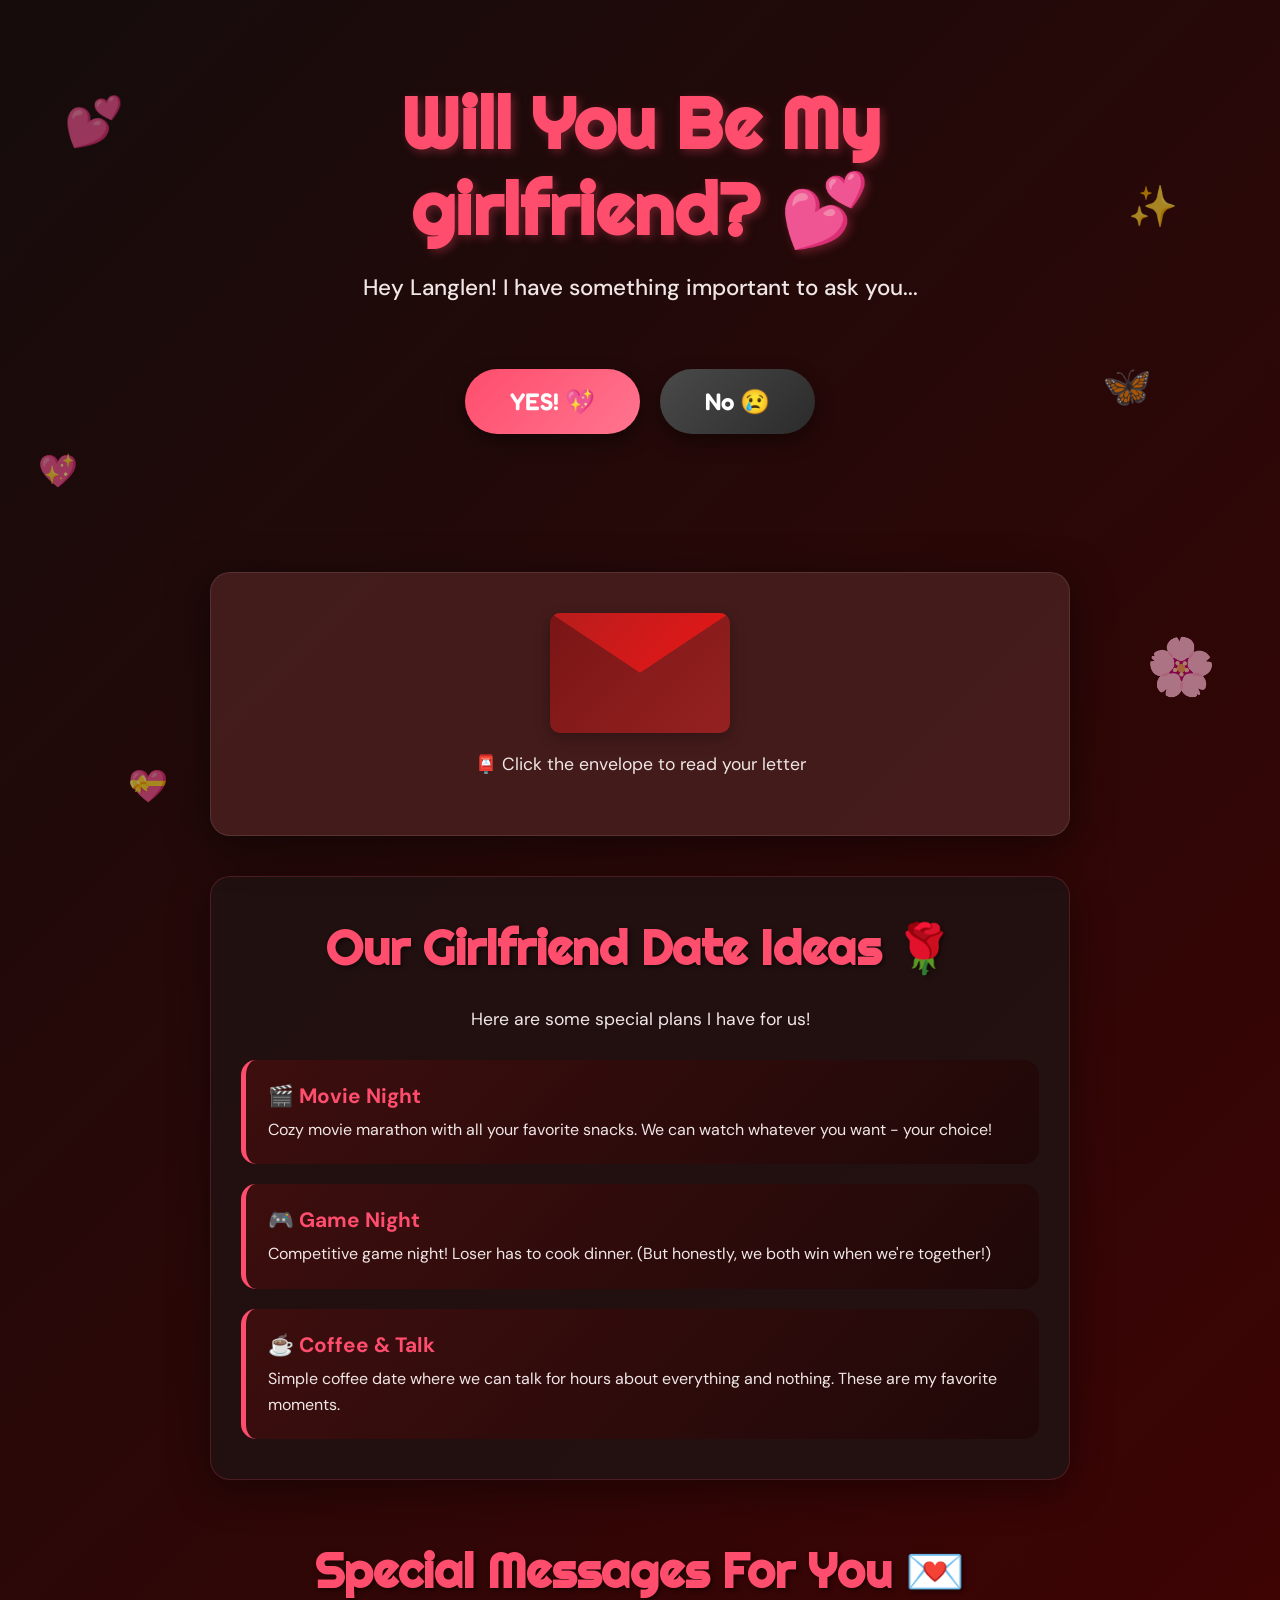
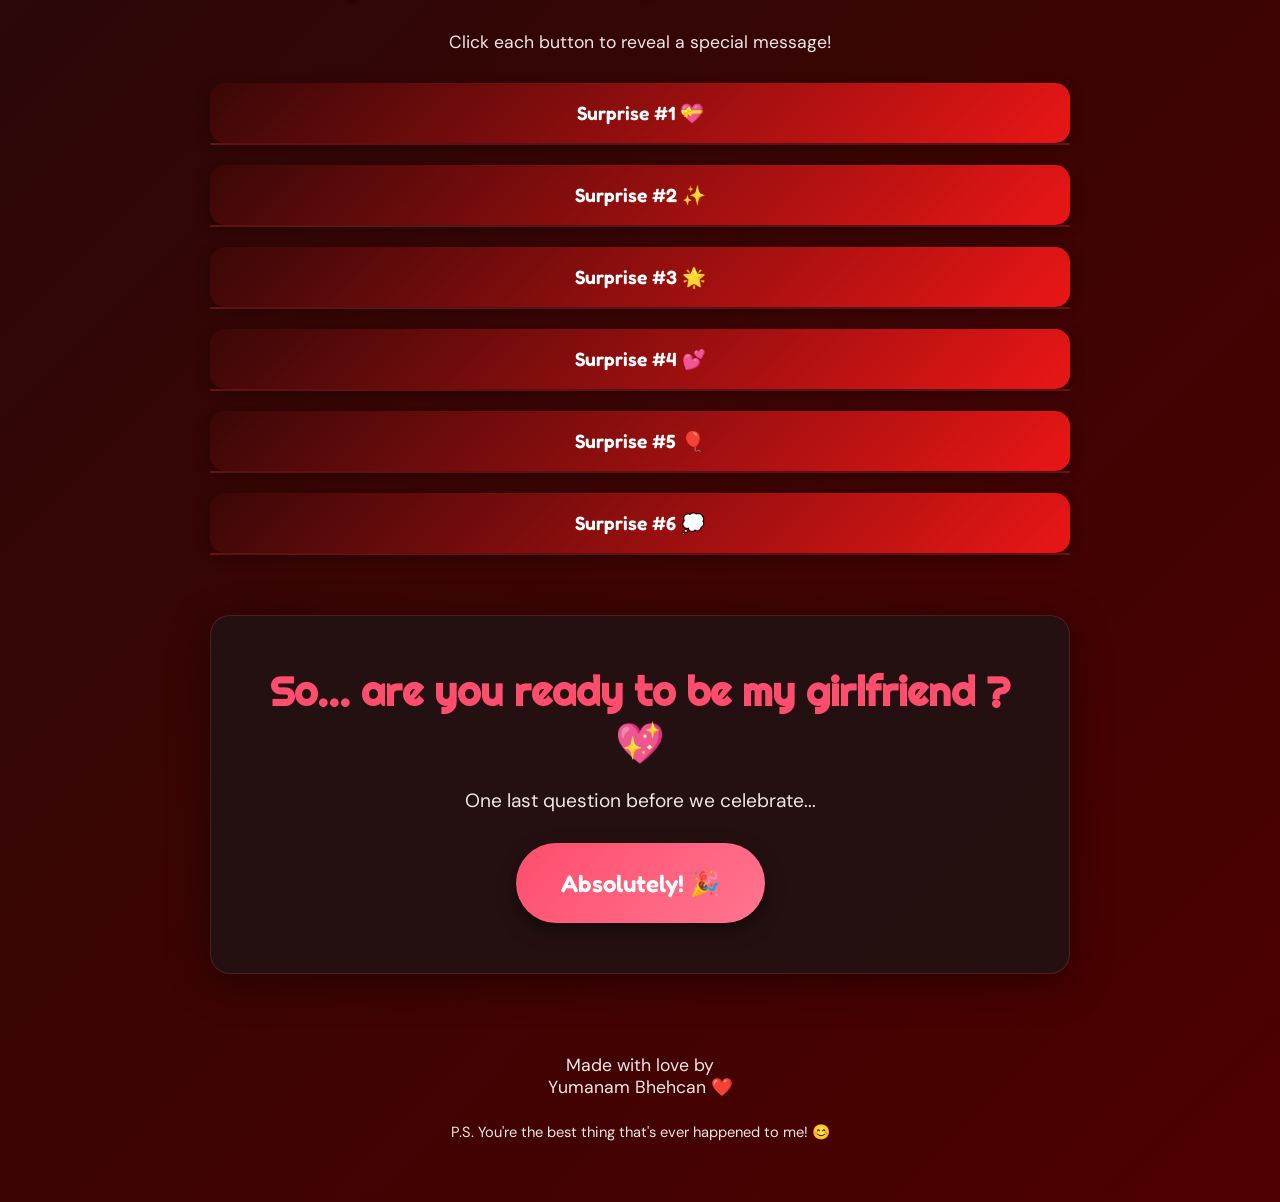
<file: index.html>
<!DOCTYPE html>
<html lang="en">
<head>
    <meta charset="UTF-8">
    <meta name="viewport" content="width=device-width, initial-scale=1.0">
    <title>Be My Girlfriend? 💕</title>
    <!-- Google Fonts -->
    <link href="https://fonts.googleapis.com/css2?family=Righteous&family=DM+Sans:wght@400;500;700&family=Fredoka:wght@400;600&display=swap" rel="stylesheet">
    
    <style>
        * {
            margin: 0;
            padding: 0;
            box-sizing: border-box;
        }

        :root {
            --pink: #952121;
            --soft-pink: #4e0000;
            --coral: #3a0707;
            --beige: #150c0c;
            --soft-red: #ea1616;
            --cream: #520707;
            --text: #f0e6e6;
            --card-bg: #221212;
            --white-text: #ffffff;
        }

        body {
            font-family: 'DM Sans', sans-serif;
            background: linear-gradient(135deg, var(--beige) 0%, var(--soft-pink) 100%);
            color: var(--text);
            overflow-x: hidden;
            position: relative;
            min-height: 100vh;
        }

        /* Floating hearts background */
        .bg-hearts {
            position: fixed;
            top: 0;
            left: 0;
            width: 100%;
            height: 100%;
            pointer-events: none;
            z-index: 1;
            overflow: hidden;
        }
        
        .photo-card {
            touch-action: manipulation;
        }

        .heart-float {
            position: absolute;
            font-size: 20px;
            animation: float-up 15s infinite linear;
            opacity: 0;
        }

        @keyframes float-up {
            0% {
                transform: translateY(100vh) rotate(0deg);
                opacity: 0;
            }
            10% {
                opacity: 0.6;
            }
            90% {
                opacity: 0.6;
            }
            100% {
                transform: translateY(-100vh) rotate(360deg);
                opacity: 0;
            }
        }

        .doodle {
            position: fixed;
            pointer-events: none;
            z-index: 1;
            opacity: 0.6;
            animation: float 6s ease-in-out infinite;
        }

        @keyframes float {
            0%, 100% { transform: translateY(0px) rotate(0deg); }
            50% { transform: translateY(-20px) rotate(5deg); }
        }

        .doodle-1 { top: 10%; left: 5%; font-size: 3rem; animation-delay: 0s; }
        .doodle-2 { top: 20%; right: 8%; font-size: 2.5rem; animation-delay: 1s; }
        .doodle-3 { top: 50%; left: 3%; font-size: 2rem; animation-delay: 2s; }
        .doodle-4 { top: 70%; right: 5%; font-size: 3.5rem; animation-delay: 1.5s; }
        .doodle-5 { top: 85%; left: 10%; font-size: 2rem; animation-delay: 0.5s; }
        .doodle-6 { top: 40%; right: 10%; font-size: 2.5rem; animation-delay: 2.5s; }

        .container {
            max-width: 900px;
            margin: 0 auto;
            padding: 20px;
            position: relative;
            z-index: 2;
        }

        /* Hero Section */
        .hero {
            text-align: center;
            padding: 60px 20px 40px;
            animation: fadeInDown 1s ease-out;
        }

        @keyframes fadeInDown {
            from {
                opacity: 0;
                transform: translateY(-30px);
            }
            to {
                opacity: 1;
                transform: translateY(0);
            }
        }

        .hero h1 {
            font-family: 'Righteous', cursive;
            font-size: clamp(2.5rem, 8vw, 4.5rem);
            color: #ff4d6d;
            margin-bottom: 20px;
            text-shadow: 3px 3px 10px rgba(255, 77, 109, 0.3);
            line-height: 1.2;
            animation: bounce 2s ease-in-out infinite;
        }

        @keyframes bounce {
            0%, 100% { transform: translateY(0); }
            50% { transform: translateY(-10px); }
        }

        .hero p {
            font-size: clamp(1.1rem, 3vw, 1.4rem);
            color: var(--text);
            font-weight: 500;
            margin-bottom: 40px;
        }

        .button-container {
            display: flex;
            gap: 20px;
            justify-content: center;
            align-items: center;
            flex-wrap: wrap;
            margin: 30px 0;
            position: relative;
            min-height: 120px;
        }

        .btn {
            font-family: 'Fredoka', sans-serif;
            font-size: 1.5rem;
            padding: 18px 45px;
            border: none;
            border-radius: 50px;
            cursor: pointer;
            font-weight: 600;
            transition: all 0.3s ease;
            box-shadow: 0 8px 20px rgba(0, 0, 0, 0.4);
            position: relative;
            user-select: none;
        }

        .btn-yes {
            background: linear-gradient(135deg, #ff4d6d 0%, #ff758f 100%);
            color: #ffffff;
            animation: pulse 2s ease-in-out infinite;
            z-index: 10;
        }

        @keyframes pulse {
            0%, 100% { transform: scale(1); }
            50% { transform: scale(1.06); }
        }

        .btn-yes:hover {
            transform: scale(1.1);
            box-shadow: 0 12px 30px rgba(255, 77, 109, 0.6);
        }

        .btn-no {
            background: linear-gradient(135deg, #4a4a4a 0%, #2b2b2b 100%);
            color: #ffffff;
            transition: all 0.2s ease;
            z-index: 5;
        }

        .btn-no.running {
            position: fixed !important;
            transition: top 0.2s ease, left 0.2s ease;
        }

        /* Success Section */
        .success-section {
            display: none;
            text-align: center;
            padding: 40px 20px;
            animation: zoomIn 0.5s ease-out;
            background: rgba(82, 7, 7, 0.6);
            border-radius: 20px;
            border: 2px solid #ff4d6d;
            margin-bottom: 40px;
            backdrop-filter: blur(5px);
        }

        @keyframes zoomIn {
            from {
                opacity: 0;
                transform: scale(0.8);
            }
            to {
                opacity: 1;
                transform: scale(1);
            }
        }

        .success-section.show {
            display: block;
        }

        .success-section h2 {
            font-family: 'Righteous', cursive;
            font-size: clamp(2rem, 6vw, 3rem);
            color: #ff4d6d;
            margin-bottom: 20px;
        }

        .success-section p {
            font-size: 1.2rem;
            margin-bottom: 15px;
            line-height: 1.6;
        }

        /* Confetti */
        .confetti {
            position: fixed;
            width: 12px;
            height: 12px;
            animation: confetti-fall 3s linear forwards;
            z-index: 1000;
        }

        @keyframes confetti-fall {
            to {
                transform: translateY(100vh) rotate(720deg);
                opacity: 0;
            }
        }

        .love-letter {
            background: rgba(75, 33, 33, 0.8);
            border-radius: 20px;
            padding: 40px 30px;
            margin: 40px 0;
            box-shadow: 0 10px 40px rgba(0, 0, 0, 0.5);
            position: relative;
            border: 1px solid rgba(255, 255, 255, 0.1);
        }

        .envelope {
            width: 180px;
            height: 120px;
            margin: 0 auto 20px;
            position: relative;
            cursor: pointer;
            transition: transform 0.3s ease;
        }

        .envelope:hover {
            transform: scale(1.05);
        }

        .envelope-body {
            width: 100%;
            height: 100%;
            background: linear-gradient(135deg, #7a1515 0%, #952121 100%);
            border-radius: 10px;
            position: relative;
            overflow: hidden;
            box-shadow: 0 5px 15px rgba(0,0,0,0.3);
        }

        .envelope-flap {
            position: absolute;
            top: 0;
            left: 0;
            width: 100%;
            height: 50%;
            background: linear-gradient(135deg, #b81d1d 0%, #ea1616 100%);
            transform-origin: top;
            transition: transform 0.5s ease;
            clip-path: polygon(0 0, 100% 0, 50% 100%);
            z-index: 2;
        }

        .envelope.open .envelope-flap {
            transform: rotateX(180deg);
        }

        .letter-content {
            max-height: 0;
            overflow: hidden;
            transition: max-height 0.8s ease-in-out;
            margin-top: 20px;
        }

        .envelope.open ~ .letter-content {
            max-height: 2000px;
        }

        .letter-text {
            font-size: 1.1rem;
            line-height: 1.8;
            color: #ffeaea;
            font-style: italic;
            padding: 25px;
            background: var(--cream);
            border-radius: 15px;
            margin-top: 20px;
            border: 1px dashed #ff758f;
        }

        .photo-section {
            margin: 60px 0;
        }

        .section-title {
            font-family: 'Righteous', cursive;
            font-size: clamp(2rem, 5vw, 3rem);
            color: #ff4d6d;
            text-align: center;
            margin-bottom: 30px;
            text-shadow: 2px 2px 4px rgba(0,0,0,0.5);
        }

        .photo-grid {
            display: grid;
            grid-template-columns: repeat(auto-fit, minmax(220px, 1fr));
            gap: 25px;
            margin-bottom: 40px;
        }

        .photo-card {
            background: var(--card-bg);
            border-radius: 20px;
            padding: 15px;
            box-shadow: 0 8px 20px rgba(0, 0, 0, 0.4);
            transition: transform 0.3s ease, box-shadow 0.3s ease;
            cursor: pointer;
            position: relative;
            overflow: hidden;
            border: 1px solid rgba(255, 77, 109, 0.2);
        }

        .photo-card:hover {
            transform: translateY(-5px);
            box-shadow: 0 12px 30px rgba(255, 77, 109, 0.3);
        }

        .photo-placeholder {
            background: linear-gradient(135deg, var(--soft-pink) 0%, var(--pink) 100%);
            border-radius: 15px;
            aspect-ratio: 1;
            display: flex;
            align-items: center;
            justify-content: center;
            font-size: 3.5rem;
            margin-bottom: 10px;
            transition: opacity 0.3s ease;
        }

        .photo-content {
            display: none;
            animation: fadeIn 0.5s ease-out forwards;
        }

        .photo-content.revealed {
            display: block;
        }

        .photo-content img {
            width: 100%;
            height: 220px;
            object-fit: cover;
            border-radius: 12px;
            margin-bottom: 15px;
        }

        .photo-caption {
            text-align: center;
            color: #ffeaea;
            font-weight: 500;
            font-size: 1rem;
            line-height: 1.5;
        }

        .date-plans {
            background: rgba(34, 18, 18, 0.9);
            border-radius: 20px;
            padding: 40px 30px;
            margin: 40px 0;
            box-shadow: 0 10px 40px rgba(0, 0, 0, 0.4);
            border: 1px solid rgba(255, 77, 109, 0.2);
        }

        .date-grid {
            display: grid;
            gap: 20px;
            margin-top: 30px;
        }

        .date-item {
            background: linear-gradient(135deg, #3d0e0e 0%, #200808 100%);
            padding: 22px;
            border-radius: 15px;
            border-left: 5px solid #ff4d6d;
            transition: all 0.3s ease;
        }

        .date-item:hover {
            transform: translateX(8px);
            box-shadow: 0 5px 15px rgba(255, 77, 109, 0.2);
        }

        .date-item h3 {
            color: #ff4d6d;
            margin-bottom: 8px;
            font-size: 1.3rem;
        }

        .date-item p {
            color: var(--text);
            line-height: 1.6;
        }

        /* Surprises Section */
        .surprises {
            margin: 60px 0;
        }

        .surprise-grid {
            display: grid;
            gap: 20px;
        }

        .surprise-btn {
            background: linear-gradient(135deg, var(--coral) 0%, var(--soft-red) 100%);
            color: white;
            border: none;
            padding: 18px;
            border-radius: 15px;
            font-size: 1.2rem;
            font-weight: 600;
            cursor: pointer;
            transition: all 0.3s ease;
            width: 100%;
            font-family: 'Fredoka', sans-serif;
            box-shadow: 0 4px 15px rgba(0,0,0,0.3);
        }

        .surprise-btn:hover {
            transform: scale(1.02);
            box-shadow: 0 8px 20px rgba(234, 22, 22, 0.4);
        }

        .surprise-message {
            max-height: 0;
            overflow: hidden;
            background: var(--cream);
            border-radius: 15px;
            padding: 0 25px;
            margin-top: 0;
            transition: all 0.5s ease;
            color: #ffeaea;
            font-size: 1.1rem;
            line-height: 1.8;
            border: 1px solid rgba(255, 77, 109, 0.2);
        }

        .surprise-message.show {
            max-height: 500px;
            padding: 22px;
            margin-top: 12px;
        }

        /* Final Question Section */
        .final-question {
            background: rgba(34, 18, 18, 0.9);
            border-radius: 20px;
            padding: 50px 30px;
            margin: 40px 0;
            box-shadow: 0 10px 40px rgba(0, 0, 0, 0.4);
            text-align: center;
            border: 1px solid rgba(255, 77, 109, 0.2);
        }

        .final-question h2 {
            font-family: 'Righteous', cursive;
            font-size: clamp(1.8rem, 5vw, 2.5rem);
            color: #ff4d6d;
            margin-bottom: 20px;
        }

        .final-btns {
            display: flex;
            gap: 20px;
            justify-content: center;
            flex-wrap: wrap;
            margin-top: 30px;
            position: relative;
            min-height: 80px;
        }

        .consequence-msg {
            display: none;
            background: linear-gradient(135deg, var(--soft-red) 0%, var(--coral) 100%);
            color: white;
            padding: 25px;
            border-radius: 15px;
            font-size: 1.3rem;
            font-weight: 600;
            margin-top: 25px;
            animation: zoomIn 0.4s ease-out;
        }

        /* Footer */
        footer {
            text-align: center;
            padding: 40px 20px;
            color: var(--text);
            font-size: 1.1rem;
        }

        footer span {
            display: inline-block;
            animation: pulse 1.5s ease-in-out infinite;
        }

        /* Mobile Adjustments */
        @media (max-width: 600px) {
            .doodle { display: none; }
            .btn {
                width: 100%;
                max-width: 320px;
                font-size: 1.2rem;
                padding: 16px 24px;
            }
            .button-container, .final-btns {
                flex-direction: column;
                gap: 15px;
            }
            p { font-size: 1.05rem; line-height: 1.7; }
            .letter-text { font-size: 1rem; }
        }
    </style>
</head>
<body>
    <div class="bg-hearts" id="bgHearts"></div>

    <!-- Cute doodles -->
    <div class="doodle doodle-1">💕</div>
    <div class="doodle doodle-2">✨</div>
    <div class="doodle doodle-3">💖</div>
    <div class="doodle doodle-4">🌸</div>
    <div class="doodle doodle-5">💝</div>
    <div class="doodle doodle-6">🦋</div>

    <div class="container">
        <section class="hero">
            <h1>Will You Be My girlfriend? 💕</h1>
            <p>Hey Langlen! I have something important to ask you...</p>

            <!-- Button Container -->
            <div class="button-container" id="buttonContainer">
                <button class="btn btn-yes" id="yesBtn">YES! 💖</button>
                <button class="btn btn-no" id="noBtn">No 😢</button>
            </div>
        </section>

        <section class="success-section" id="successSection">
            <h2>🎉 Yaaay! You said YES! 🎉</h2>
            <p>I'm so happy right now! 😊 You've made my day absolutely perfect!</p>
            <p>Now let me share all the special things I have planned for us... 💕</p>
        </section>

        <section class="love-letter">
            <div class="envelope" id="envelope" onclick="toggleEnvelope()">
                <div class="envelope-body">
                    <div class="envelope-flap"></div>
                </div>
            </div>
            <p style="text-align: center; color: var(--text); font-size: 1.1rem; margin-bottom: 20px;">
                📮 Click the envelope to read your letter
            </p>
            <div class="letter-content" id="letterContent">
                <div class="letter-text">
                    Dear Langlen❤️💕
                    <br><br>
                    From the moment I met you, my life became more colorful. Every day with you is a gift, and I can't imagine my world without your smile, your laughter, and your presence.
                    <br><br>
                    You make the ordinary moments extraordinary. Whether we're sharing a meal,  or just talking about our day, every second with you is precious to me.
                    <br><br>
                    This girlfriend day , I wanted to do something special to show you just how much you mean to me. You deserve all the love and happiness in the world.
                    <br><br>
                    With all my heart,<br>
                    your Bhehcan ❤️
                </div>
            </div>
        </section>

        <section class="date-plans">
            <h2 class="section-title">Our Girlfriend Date Ideas 🌹</h2>
            <p style="text-align: center; margin-bottom: 20px; font-size: 1.1rem; color: var(--text);">
                Here are some special plans I have for us!
            </p>

            <div class="date-grid">
                <div class="date-item">
                    <h3>🎬 Movie Night</h3>
                    <p>Cozy movie marathon with all your favorite snacks. We can watch whatever you want - your choice!</p>
                </div>

                <div class="date-item">
                    <h3>🎮 Game Night</h3>
                    <p>Competitive game night! Loser has to cook dinner. (But honestly, we both win when we're together!)</p>
                </div>

                <div class="date-item">
                    <h3>☕ Coffee & Talk</h3>
                    <p>Simple coffee date where we can talk for hours about everything and nothing. These are my favorite moments.</p>
                </div>

                
            </div>
        </section>

        <section class="surprises">
            <h2 class="section-title">Special Messages For You 💌</h2>
            <p style="text-align: center; margin-bottom: 30px; font-size: 1.1rem; color: var(--text);">
                Click each button to reveal a special message!
            </p>

            <div class="surprise-grid">
                <div>
                    <button class="surprise-btn" onclick="toggleSurprise(1)">Surprise #1 💝</button>
                    <div class="surprise-message" id="surprise1">
                        You know what I love most about you? The way you make me smile even on the toughest days. Your positive energy is contagious!
                    </div>
                </div>

                <div>
                    <button class="surprise-btn" onclick="toggleSurprise(2)">Surprise #2 ✨</button>
                    <div class="surprise-message" id="surprise2">
                        Every time I see your name pop up on my phone, my heart skips a beat. You have no idea how much you brighten my day!
                    </div>
                </div>

                <div>
                    <button class="surprise-btn" onclick="toggleSurprise(3)">Surprise #3 🌟</button>
                    <div class="surprise-message" id="surprise3">
                        I just love the way you celebrate my successes, like its ur own success. 
                    </div>
                </div>

                <div>
                    <button class="surprise-btn" onclick="toggleSurprise(4)">Surprise #4 💕</button>
                    <div class="surprise-message" id="surprise4">
                        Being with you feels like home. Comfortable, safe, and filled with warmth. Thank you for being you!
                    </div>
                </div>

                <div>
                    <button class="surprise-btn" onclick="toggleSurprise(5)">Surprise #5 🎈</button>
                    <div class="surprise-message" id="surprise5">
                        I'm so grateful for every moment we spend together. You've made my life infinitely better just by being in it.
                    </div>
                </div>

                <div>
                    <button class="surprise-btn" onclick="toggleSurprise(6)">Surprise #6 💭</button>
                    <div class="surprise-message" id="surprise6">
                        fuck girlfriend day! I love you everyday ❤️
                    </div>
                </div>
            </div>
        </section>

        <section class="final-question">
            <h2>So... are you ready to  be my  girlfriend  ? 💖</h2>
            <p style="font-size: 1.2rem; margin: 20px 0;">One last question before we celebrate...</p>
            
            <div class="final-btns">
                <button class="btn btn-yes" onclick="showConsequence()">Absolutely! 🎉</button>
            </div>

            <div class="consequence-msg" id="consequenceMsg">
                Perfect! Get ready for an amazing day filled with love, laughter, and unforgettable moments! 🎊💕
            </div>
        </section>

        <footer>
            Made with love by<br>
            Yumanam Bhehcan <span>❤️</span>
            <br><br>
            <small>P.S. You're the best thing that's ever happened to me! 😊</small>
        </footer>
    </div>

    <script>
        function createHearts() {
            const container = document.getElementById('bgHearts');
            const hearts = ['❤️', '💖', '💕', '💗', '💓', '🌸'];
            const count = 25;

            for (let i = 0; i < count; i++) {
                const heart = document.createElement('div');
                heart.className = 'heart-float';
                heart.innerText = hearts[Math.floor(Math.random() * hearts.length)];
                heart.style.left = `${Math.random() * 100}%`;
                heart.style.animationDelay = `${Math.random() * 15}s`;
                heart.style.fontSize = `${14 + Math.random() * 18}px`;
                container.appendChild(heart);
            }
        }

        const yesBtn = document.getElementById('yesBtn');
        const noBtn = document.getElementById('noBtn');
        const successSection = document.getElementById('successSection');

        let yesScale = 1;

        function moveNoBtn() {
            noBtn.classList.add('running');
            const x = Math.random() * (window.innerWidth - noBtn.offsetWidth - 40) + 20;
            const y = Math.random() * (window.innerHeight - noBtn.offsetHeight - 40) + 20;
            noBtn.style.left = `${x}px`;
            noBtn.style.top = `${y}px`;

            // Make YES button grow bigger each time NO is hovered
            yesScale += 0.15;
            yesBtn.style.transform = `scale(${yesScale})`;
        }

        if (noBtn) {
            noBtn.addEventListener('mouseover', moveNoBtn);
            noBtn.addEventListener('touchstart', (e) => {
                e.preventDefault();
                moveNoBtn();
            });
        }

        if (yesBtn) {
            yesBtn.addEventListener('click', () => {
                successSection.classList.add('show');
                successSection.scrollIntoView({ behavior: 'smooth' });
                triggerConfetti();
            });
        }

        function triggerConfetti() {
            const colors = ['#ff4d6d', '#ff758f', '#ffb3c1', '#ffffff', '#ffd166'];
            for (let i = 0; i < 70; i++) {
                const confetti = document.createElement('div');
                confetti.className = 'confetti';
                confetti.style.left = `${Math.random() * 100}vw`;
                confetti.style.top = `-10px`;
                confetti.style.backgroundColor = colors[Math.floor(Math.random() * colors.length)];
                confetti.style.animationDuration = `${2 + Math.random() * 2}s`;
                confetti.style.animationDelay = `${Math.random() * 0.5}s`;
                document.body.appendChild(confetti);

                setTimeout(() => confetti.remove(), 4000);
            }
        }

        function toggleEnvelope() {
            const envelope = document.getElementById('envelope');
            envelope.classList.toggle('open');
        }

        function revealPhoto(card) {
            const placeholder = card.querySelector('.photo-placeholder');
            const content = card.querySelector('.photo-content');
            if (placeholder && content) {
                placeholder.style.display = 'none';
                content.classList.add('revealed');
            }
        }

        function toggleSurprise(num) {
            const msg = document.getElementById(`surprise${num}`);
            if (msg) {
                msg.classList.toggle('show');
            }
        }

        function showConsequence() {
            const msg = document.getElementById('consequenceMsg');
            if (msg) {
                msg.style.display = 'block';
                msg.scrollIntoView({ behavior: 'smooth' });
                triggerConfetti();
            }
        }

        // Initialize background on page load
        window.onload = function() {
            createHearts();
        };
    </script>
</body>
</html>
</file>
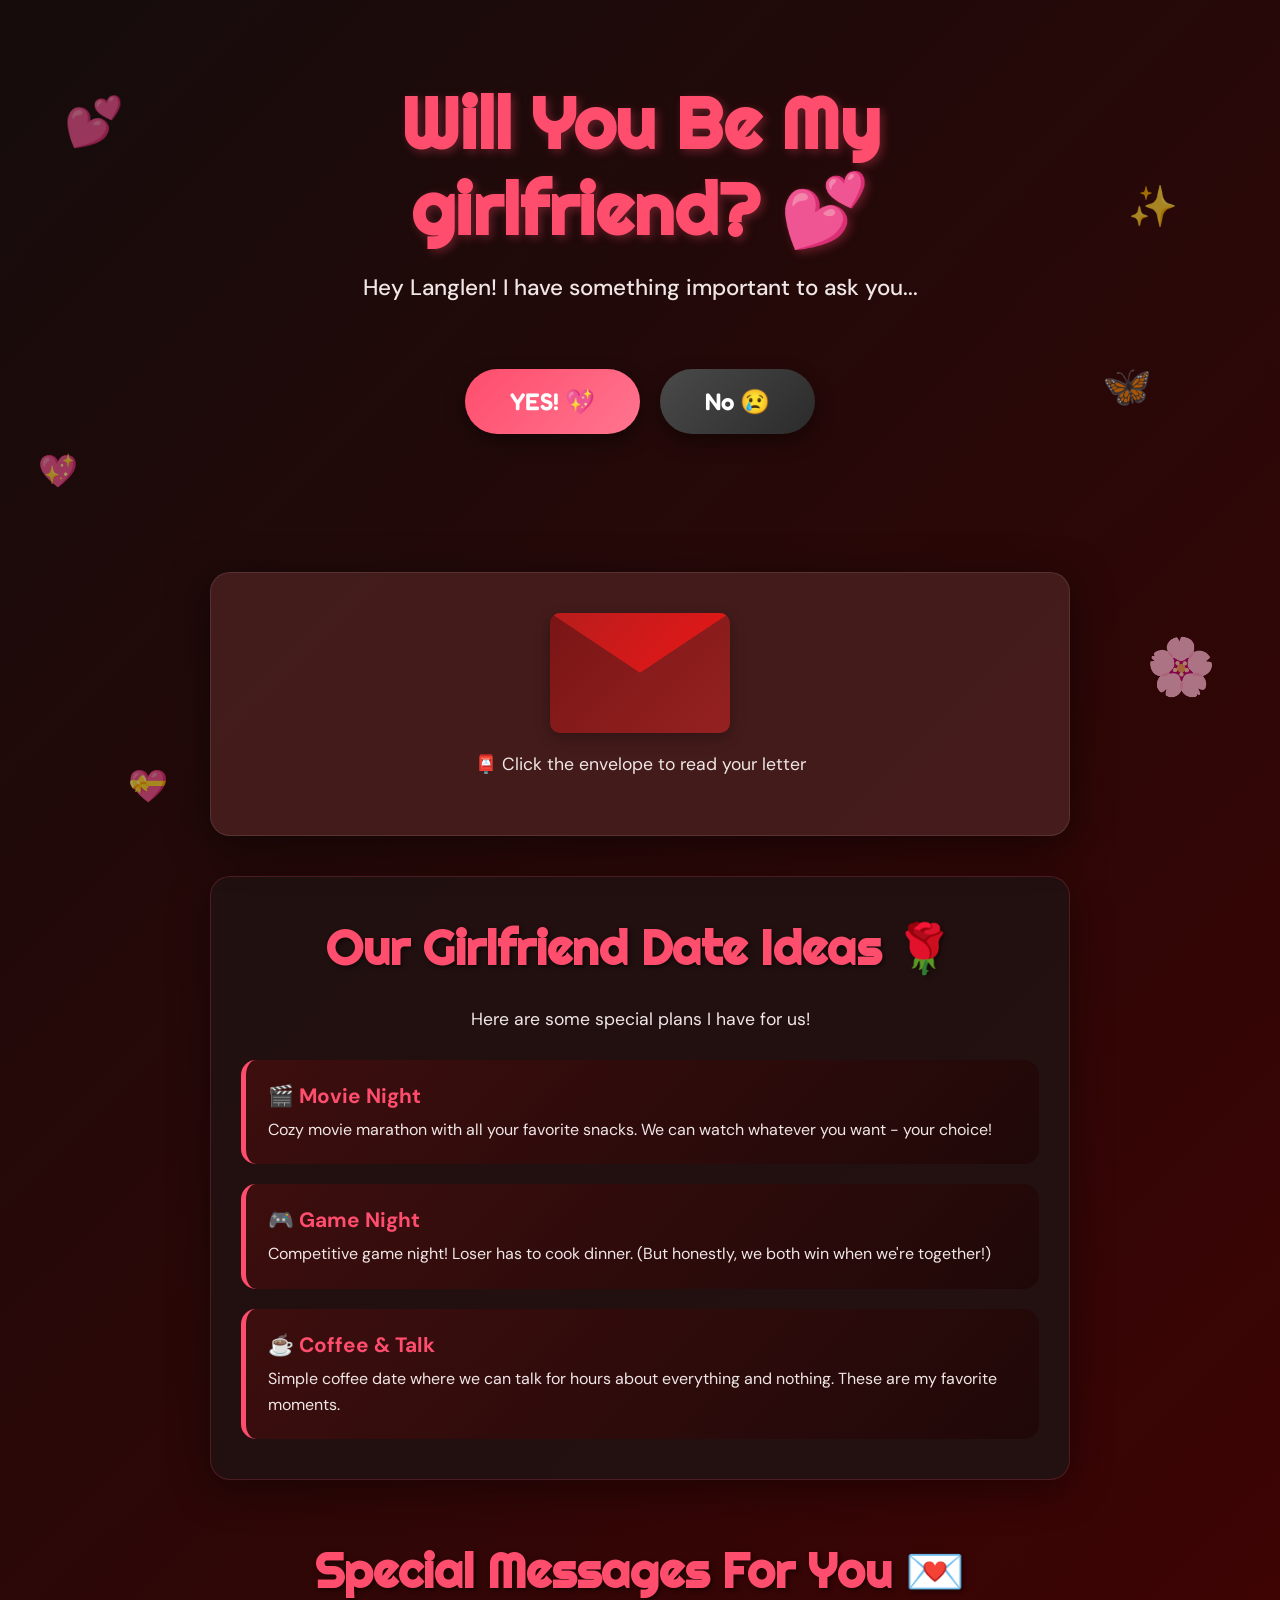
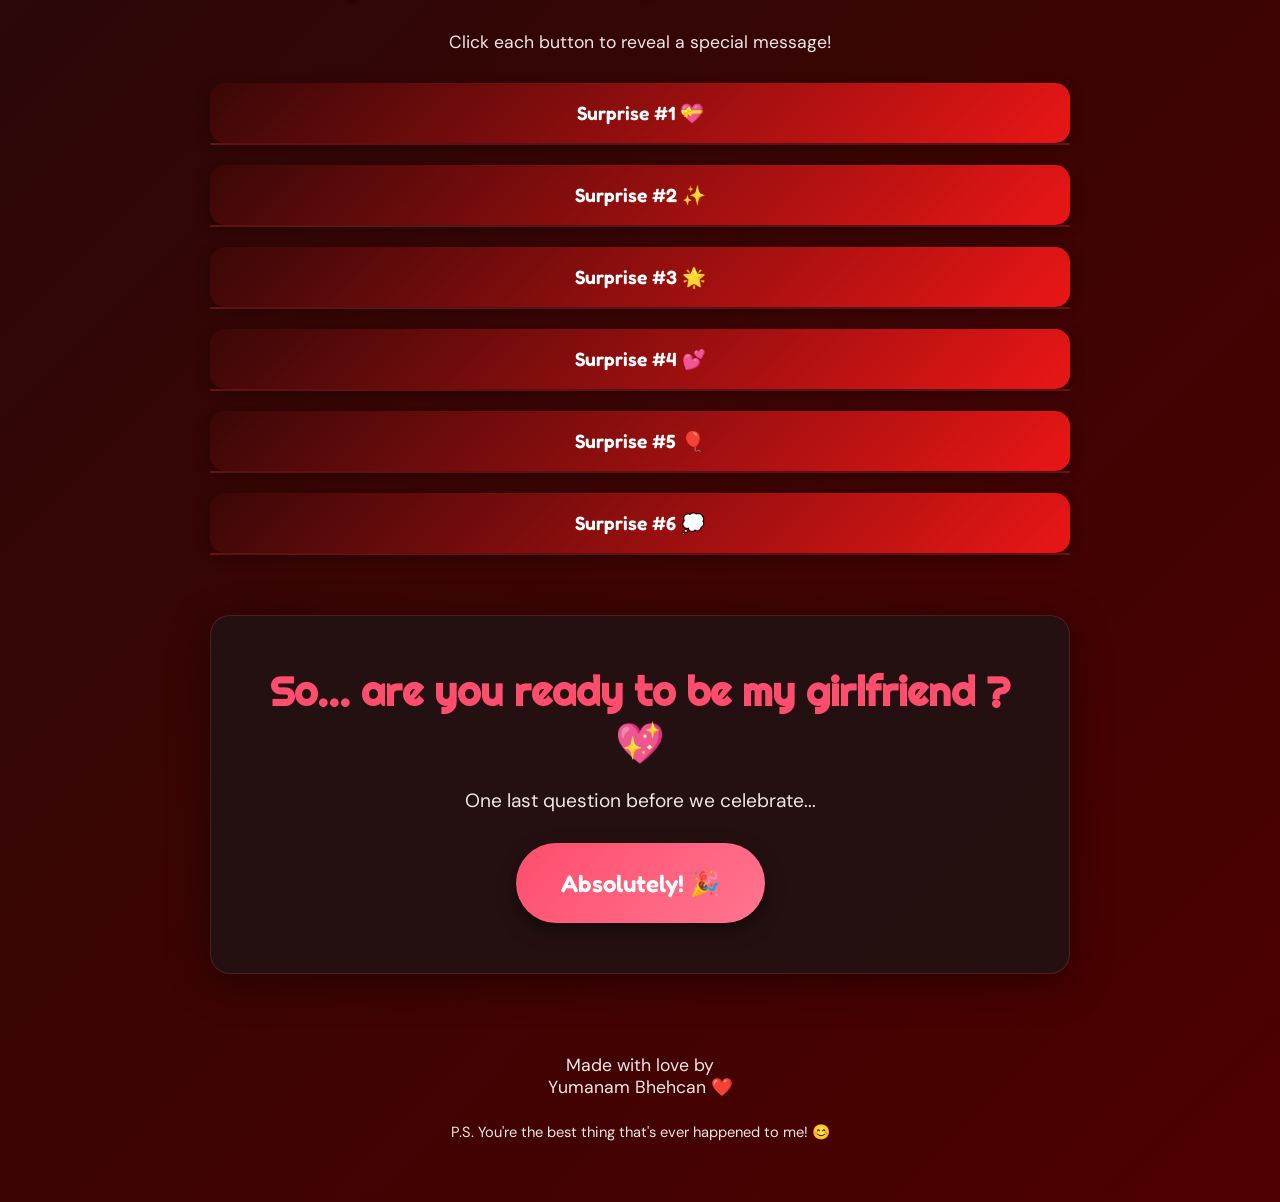
<file: joyshree final 2.html>
<!DOCTYPE html>
<html lang="en">
<head>
    <meta charset="UTF-8">
    <meta name="viewport" content="width=device-width, initial-scale=1.0">
    <title>Be My Girlfriend? 💕</title>
    <!-- Google Fonts -->
    <link href="https://fonts.googleapis.com/css2?family=Righteous&family=DM+Sans:wght@400;500;700&family=Fredoka:wght@400;600&display=swap" rel="stylesheet">
    
    <style>
        * {
            margin: 0;
            padding: 0;
            box-sizing: border-box;
        }

        :root {
            --pink: #952121;
            --soft-pink: #4e0000;
            --coral: #3a0707;
            --beige: #150c0c;
            --soft-red: #ea1616;
            --cream: #520707;
            --text: #f0e6e6;
            --card-bg: #221212;
            --white-text: #ffffff;
        }

        body {
            font-family: 'DM Sans', sans-serif;
            background: linear-gradient(135deg, var(--beige) 0%, var(--soft-pink) 100%);
            color: var(--text);
            overflow-x: hidden;
            position: relative;
            min-height: 100vh;
        }

        /* Floating hearts background */
        .bg-hearts {
            position: fixed;
            top: 0;
            left: 0;
            width: 100%;
            height: 100%;
            pointer-events: none;
            z-index: 1;
            overflow: hidden;
        }
        
        .photo-card {
            touch-action: manipulation;
        }

        .heart-float {
            position: absolute;
            font-size: 20px;
            animation: float-up 15s infinite linear;
            opacity: 0;
        }

        @keyframes float-up {
            0% {
                transform: translateY(100vh) rotate(0deg);
                opacity: 0;
            }
            10% {
                opacity: 0.6;
            }
            90% {
                opacity: 0.6;
            }
            100% {
                transform: translateY(-100vh) rotate(360deg);
                opacity: 0;
            }
        }

        .doodle {
            position: fixed;
            pointer-events: none;
            z-index: 1;
            opacity: 0.6;
            animation: float 6s ease-in-out infinite;
        }

        @keyframes float {
            0%, 100% { transform: translateY(0px) rotate(0deg); }
            50% { transform: translateY(-20px) rotate(5deg); }
        }

        .doodle-1 { top: 10%; left: 5%; font-size: 3rem; animation-delay: 0s; }
        .doodle-2 { top: 20%; right: 8%; font-size: 2.5rem; animation-delay: 1s; }
        .doodle-3 { top: 50%; left: 3%; font-size: 2rem; animation-delay: 2s; }
        .doodle-4 { top: 70%; right: 5%; font-size: 3.5rem; animation-delay: 1.5s; }
        .doodle-5 { top: 85%; left: 10%; font-size: 2rem; animation-delay: 0.5s; }
        .doodle-6 { top: 40%; right: 10%; font-size: 2.5rem; animation-delay: 2.5s; }

        .container {
            max-width: 900px;
            margin: 0 auto;
            padding: 20px;
            position: relative;
            z-index: 2;
        }

        /* Hero Section */
        .hero {
            text-align: center;
            padding: 60px 20px 40px;
            animation: fadeInDown 1s ease-out;
        }

        @keyframes fadeInDown {
            from {
                opacity: 0;
                transform: translateY(-30px);
            }
            to {
                opacity: 1;
                transform: translateY(0);
            }
        }

        .hero h1 {
            font-family: 'Righteous', cursive;
            font-size: clamp(2.5rem, 8vw, 4.5rem);
            color: #ff4d6d;
            margin-bottom: 20px;
            text-shadow: 3px 3px 10px rgba(255, 77, 109, 0.3);
            line-height: 1.2;
            animation: bounce 2s ease-in-out infinite;
        }

        @keyframes bounce {
            0%, 100% { transform: translateY(0); }
            50% { transform: translateY(-10px); }
        }

        .hero p {
            font-size: clamp(1.1rem, 3vw, 1.4rem);
            color: var(--text);
            font-weight: 500;
            margin-bottom: 40px;
        }

        .button-container {
            display: flex;
            gap: 20px;
            justify-content: center;
            align-items: center;
            flex-wrap: wrap;
            margin: 30px 0;
            position: relative;
            min-height: 120px;
        }

        .btn {
            font-family: 'Fredoka', sans-serif;
            font-size: 1.5rem;
            padding: 18px 45px;
            border: none;
            border-radius: 50px;
            cursor: pointer;
            font-weight: 600;
            transition: all 0.3s ease;
            box-shadow: 0 8px 20px rgba(0, 0, 0, 0.4);
            position: relative;
            user-select: none;
        }

        .btn-yes {
            background: linear-gradient(135deg, #ff4d6d 0%, #ff758f 100%);
            color: #ffffff;
            animation: pulse 2s ease-in-out infinite;
            z-index: 10;
        }

        @keyframes pulse {
            0%, 100% { transform: scale(1); }
            50% { transform: scale(1.06); }
        }

        .btn-yes:hover {
            transform: scale(1.1);
            box-shadow: 0 12px 30px rgba(255, 77, 109, 0.6);
        }

        .btn-no {
            background: linear-gradient(135deg, #4a4a4a 0%, #2b2b2b 100%);
            color: #ffffff;
            transition: all 0.2s ease;
            z-index: 5;
        }

        .btn-no.running {
            position: fixed !important;
            transition: top 0.2s ease, left 0.2s ease;
        }

        /* Success Section */
        .success-section {
            display: none;
            text-align: center;
            padding: 40px 20px;
            animation: zoomIn 0.5s ease-out;
            background: rgba(82, 7, 7, 0.6);
            border-radius: 20px;
            border: 2px solid #ff4d6d;
            margin-bottom: 40px;
            backdrop-filter: blur(5px);
        }

        @keyframes zoomIn {
            from {
                opacity: 0;
                transform: scale(0.8);
            }
            to {
                opacity: 1;
                transform: scale(1);
            }
        }

        .success-section.show {
            display: block;
        }

        .success-section h2 {
            font-family: 'Righteous', cursive;
            font-size: clamp(2rem, 6vw, 3rem);
            color: #ff4d6d;
            margin-bottom: 20px;
        }

        .success-section p {
            font-size: 1.2rem;
            margin-bottom: 15px;
            line-height: 1.6;
        }

        /* Confetti */
        .confetti {
            position: fixed;
            width: 12px;
            height: 12px;
            animation: confetti-fall 3s linear forwards;
            z-index: 1000;
        }

        @keyframes confetti-fall {
            to {
                transform: translateY(100vh) rotate(720deg);
                opacity: 0;
            }
        }

        .love-letter {
            background: rgba(75, 33, 33, 0.8);
            border-radius: 20px;
            padding: 40px 30px;
            margin: 40px 0;
            box-shadow: 0 10px 40px rgba(0, 0, 0, 0.5);
            position: relative;
            border: 1px solid rgba(255, 255, 255, 0.1);
        }

        .envelope {
            width: 180px;
            height: 120px;
            margin: 0 auto 20px;
            position: relative;
            cursor: pointer;
            transition: transform 0.3s ease;
        }

        .envelope:hover {
            transform: scale(1.05);
        }

        .envelope-body {
            width: 100%;
            height: 100%;
            background: linear-gradient(135deg, #7a1515 0%, #952121 100%);
            border-radius: 10px;
            position: relative;
            overflow: hidden;
            box-shadow: 0 5px 15px rgba(0,0,0,0.3);
        }

        .envelope-flap {
            position: absolute;
            top: 0;
            left: 0;
            width: 100%;
            height: 50%;
            background: linear-gradient(135deg, #b81d1d 0%, #ea1616 100%);
            transform-origin: top;
            transition: transform 0.5s ease;
            clip-path: polygon(0 0, 100% 0, 50% 100%);
            z-index: 2;
        }

        .envelope.open .envelope-flap {
            transform: rotateX(180deg);
        }

        .letter-content {
            max-height: 0;
            overflow: hidden;
            transition: max-height 0.8s ease-in-out;
            margin-top: 20px;
        }

        .envelope.open ~ .letter-content {
            max-height: 2000px;
        }

        .letter-text {
            font-size: 1.1rem;
            line-height: 1.8;
            color: #ffeaea;
            font-style: italic;
            padding: 25px;
            background: var(--cream);
            border-radius: 15px;
            margin-top: 20px;
            border: 1px dashed #ff758f;
        }

        .photo-section {
            margin: 60px 0;
        }

        .section-title {
            font-family: 'Righteous', cursive;
            font-size: clamp(2rem, 5vw, 3rem);
            color: #ff4d6d;
            text-align: center;
            margin-bottom: 30px;
            text-shadow: 2px 2px 4px rgba(0,0,0,0.5);
        }

        .photo-grid {
            display: grid;
            grid-template-columns: repeat(auto-fit, minmax(220px, 1fr));
            gap: 25px;
            margin-bottom: 40px;
        }

        .photo-card {
            background: var(--card-bg);
            border-radius: 20px;
            padding: 15px;
            box-shadow: 0 8px 20px rgba(0, 0, 0, 0.4);
            transition: transform 0.3s ease, box-shadow 0.3s ease;
            cursor: pointer;
            position: relative;
            overflow: hidden;
            border: 1px solid rgba(255, 77, 109, 0.2);
        }

        .photo-card:hover {
            transform: translateY(-5px);
            box-shadow: 0 12px 30px rgba(255, 77, 109, 0.3);
        }

        .photo-placeholder {
            background: linear-gradient(135deg, var(--soft-pink) 0%, var(--pink) 100%);
            border-radius: 15px;
            aspect-ratio: 1;
            display: flex;
            align-items: center;
            justify-content: center;
            font-size: 3.5rem;
            margin-bottom: 10px;
            transition: opacity 0.3s ease;
        }

        .photo-content {
            display: none;
            animation: fadeIn 0.5s ease-out forwards;
        }

        .photo-content.revealed {
            display: block;
        }

        .photo-content img {
            width: 100%;
            height: 220px;
            object-fit: cover;
            border-radius: 12px;
            margin-bottom: 15px;
        }

        .photo-caption {
            text-align: center;
            color: #ffeaea;
            font-weight: 500;
            font-size: 1rem;
            line-height: 1.5;
        }

        .date-plans {
            background: rgba(34, 18, 18, 0.9);
            border-radius: 20px;
            padding: 40px 30px;
            margin: 40px 0;
            box-shadow: 0 10px 40px rgba(0, 0, 0, 0.4);
            border: 1px solid rgba(255, 77, 109, 0.2);
        }

        .date-grid {
            display: grid;
            gap: 20px;
            margin-top: 30px;
        }

        .date-item {
            background: linear-gradient(135deg, #3d0e0e 0%, #200808 100%);
            padding: 22px;
            border-radius: 15px;
            border-left: 5px solid #ff4d6d;
            transition: all 0.3s ease;
        }

        .date-item:hover {
            transform: translateX(8px);
            box-shadow: 0 5px 15px rgba(255, 77, 109, 0.2);
        }

        .date-item h3 {
            color: #ff4d6d;
            margin-bottom: 8px;
            font-size: 1.3rem;
        }

        .date-item p {
            color: var(--text);
            line-height: 1.6;
        }

        /* Surprises Section */
        .surprises {
            margin: 60px 0;
        }

        .surprise-grid {
            display: grid;
            gap: 20px;
        }

        .surprise-btn {
            background: linear-gradient(135deg, var(--coral) 0%, var(--soft-red) 100%);
            color: white;
            border: none;
            padding: 18px;
            border-radius: 15px;
            font-size: 1.2rem;
            font-weight: 600;
            cursor: pointer;
            transition: all 0.3s ease;
            width: 100%;
            font-family: 'Fredoka', sans-serif;
            box-shadow: 0 4px 15px rgba(0,0,0,0.3);
        }

        .surprise-btn:hover {
            transform: scale(1.02);
            box-shadow: 0 8px 20px rgba(234, 22, 22, 0.4);
        }

        .surprise-message {
            max-height: 0;
            overflow: hidden;
            background: var(--cream);
            border-radius: 15px;
            padding: 0 25px;
            margin-top: 0;
            transition: all 0.5s ease;
            color: #ffeaea;
            font-size: 1.1rem;
            line-height: 1.8;
            border: 1px solid rgba(255, 77, 109, 0.2);
        }

        .surprise-message.show {
            max-height: 500px;
            padding: 22px;
            margin-top: 12px;
        }

        /* Final Question Section */
        .final-question {
            background: rgba(34, 18, 18, 0.9);
            border-radius: 20px;
            padding: 50px 30px;
            margin: 40px 0;
            box-shadow: 0 10px 40px rgba(0, 0, 0, 0.4);
            text-align: center;
            border: 1px solid rgba(255, 77, 109, 0.2);
        }

        .final-question h2 {
            font-family: 'Righteous', cursive;
            font-size: clamp(1.8rem, 5vw, 2.5rem);
            color: #ff4d6d;
            margin-bottom: 20px;
        }

        .final-btns {
            display: flex;
            gap: 20px;
            justify-content: center;
            flex-wrap: wrap;
            margin-top: 30px;
            position: relative;
            min-height: 80px;
        }

        .consequence-msg {
            display: none;
            background: linear-gradient(135deg, var(--soft-red) 0%, var(--coral) 100%);
            color: white;
            padding: 25px;
            border-radius: 15px;
            font-size: 1.3rem;
            font-weight: 600;
            margin-top: 25px;
            animation: zoomIn 0.4s ease-out;
        }

        /* Footer */
        footer {
            text-align: center;
            padding: 40px 20px;
            color: var(--text);
            font-size: 1.1rem;
        }

        footer span {
            display: inline-block;
            animation: pulse 1.5s ease-in-out infinite;
        }

        /* Mobile Adjustments */
        @media (max-width: 600px) {
            .doodle { display: none; }
            .btn {
                width: 100%;
                max-width: 320px;
                font-size: 1.2rem;
                padding: 16px 24px;
            }
            .button-container, .final-btns {
                flex-direction: column;
                gap: 15px;
            }
            p { font-size: 1.05rem; line-height: 1.7; }
            .letter-text { font-size: 1rem; }
        }
    </style>
</head>
<body>
    <div class="bg-hearts" id="bgHearts"></div>

    <!-- Cute doodles -->
    <div class="doodle doodle-1">💕</div>
    <div class="doodle doodle-2">✨</div>
    <div class="doodle doodle-3">💖</div>
    <div class="doodle doodle-4">🌸</div>
    <div class="doodle doodle-5">💝</div>
    <div class="doodle doodle-6">🦋</div>

    <div class="container">
        <section class="hero">
            <h1>Will You Be My girlfriend? 💕</h1>
            <p>Hey Langlen! I have something important to ask you...</p>

            <!-- Button Container -->
            <div class="button-container" id="buttonContainer">
                <button class="btn btn-yes" id="yesBtn">YES! 💖</button>
                <button class="btn btn-no" id="noBtn">No 😢</button>
            </div>
        </section>

        <section class="success-section" id="successSection">
            <h2>🎉 Yaaay! You said YES! 🎉</h2>
            <p>I'm so happy right now! 😊 You've made my day absolutely perfect!</p>
            <p>Now let me share all the special things I have planned for us... 💕</p>
        </section>

        <section class="love-letter">
            <div class="envelope" id="envelope" onclick="toggleEnvelope()">
                <div class="envelope-body">
                    <div class="envelope-flap"></div>
                </div>
            </div>
            <p style="text-align: center; color: var(--text); font-size: 1.1rem; margin-bottom: 20px;">
                📮 Click the envelope to read your letter
            </p>
            <div class="letter-content" id="letterContent">
                <div class="letter-text">
                    Dear Langlen❤️💕
                    <br><br>
                    From the moment I met you, my life became more colorful. Every day with you is a gift, and I can't imagine my world without your smile, your laughter, and your presence.
                    <br><br>
                    You make the ordinary moments extraordinary. Whether we're sharing a meal,  or just talking about our day, every second with you is precious to me.
                    <br><br>
                    This girlfriend day , I wanted to do something special to show you just how much you mean to me. You deserve all the love and happiness in the world.
                    <br><br>
                    With all my heart,<br>
                    your Bhehcan ❤️
                </div>
            </div>
        </section>

        <section class="date-plans">
            <h2 class="section-title">Our Girlfriend Date Ideas 🌹</h2>
            <p style="text-align: center; margin-bottom: 20px; font-size: 1.1rem; color: var(--text);">
                Here are some special plans I have for us!
            </p>

            <div class="date-grid">
                <div class="date-item">
                    <h3>🎬 Movie Night</h3>
                    <p>Cozy movie marathon with all your favorite snacks. We can watch whatever you want - your choice!</p>
                </div>

                <div class="date-item">
                    <h3>🎮 Game Night</h3>
                    <p>Competitive game night! Loser has to cook dinner. (But honestly, we both win when we're together!)</p>
                </div>

                <div class="date-item">
                    <h3>☕ Coffee & Talk</h3>
                    <p>Simple coffee date where we can talk for hours about everything and nothing. These are my favorite moments.</p>
                </div>

                
            </div>
        </section>

        <section class="surprises">
            <h2 class="section-title">Special Messages For You 💌</h2>
            <p style="text-align: center; margin-bottom: 30px; font-size: 1.1rem; color: var(--text);">
                Click each button to reveal a special message!
            </p>

            <div class="surprise-grid">
                <div>
                    <button class="surprise-btn" onclick="toggleSurprise(1)">Surprise #1 💝</button>
                    <div class="surprise-message" id="surprise1">
                        You know what I love most about you? The way you make me smile even on the toughest days. Your positive energy is contagious!
                    </div>
                </div>

                <div>
                    <button class="surprise-btn" onclick="toggleSurprise(2)">Surprise #2 ✨</button>
                    <div class="surprise-message" id="surprise2">
                        Every time I see your name pop up on my phone, my heart skips a beat. You have no idea how much you brighten my day!
                    </div>
                </div>

                <div>
                    <button class="surprise-btn" onclick="toggleSurprise(3)">Surprise #3 🌟</button>
                    <div class="surprise-message" id="surprise3">
                        I just love the way you celebrate my successes, like its ur own success. 
                    </div>
                </div>

                <div>
                    <button class="surprise-btn" onclick="toggleSurprise(4)">Surprise #4 💕</button>
                    <div class="surprise-message" id="surprise4">
                        Being with you feels like home. Comfortable, safe, and filled with warmth. Thank you for being you!
                    </div>
                </div>

                <div>
                    <button class="surprise-btn" onclick="toggleSurprise(5)">Surprise #5 🎈</button>
                    <div class="surprise-message" id="surprise5">
                        I'm so grateful for every moment we spend together. You've made my life infinitely better just by being in it.
                    </div>
                </div>

                <div>
                    <button class="surprise-btn" onclick="toggleSurprise(6)">Surprise #6 💭</button>
                    <div class="surprise-message" id="surprise6">
                        fuck girlfriend day! I love you everyday ❤️
                    </div>
                </div>
            </div>
        </section>

        <section class="final-question">
            <h2>So... are you ready to  be my  girlfriend  ? 💖</h2>
            <p style="font-size: 1.2rem; margin: 20px 0;">One last question before we celebrate...</p>
            
            <div class="final-btns">
                <button class="btn btn-yes" onclick="showConsequence()">Absolutely! 🎉</button>
            </div>

            <div class="consequence-msg" id="consequenceMsg">
                Perfect! Get ready for an amazing day filled with love, laughter, and unforgettable moments! 🎊💕
            </div>
        </section>

        <footer>
            Made with love by<br>
            Yumanam Bhehcan <span>❤️</span>
            <br><br>
            <small>P.S. You're the best thing that's ever happened to me! 😊</small>
        </footer>
    </div>

    <script>
        function createHearts() {
            const container = document.getElementById('bgHearts');
            const hearts = ['❤️', '💖', '💕', '💗', '💓', '🌸'];
            const count = 25;

            for (let i = 0; i < count; i++) {
                const heart = document.createElement('div');
                heart.className = 'heart-float';
                heart.innerText = hearts[Math.floor(Math.random() * hearts.length)];
                heart.style.left = `${Math.random() * 100}%`;
                heart.style.animationDelay = `${Math.random() * 15}s`;
                heart.style.fontSize = `${14 + Math.random() * 18}px`;
                container.appendChild(heart);
            }
        }

        const yesBtn = document.getElementById('yesBtn');
        const noBtn = document.getElementById('noBtn');
        const successSection = document.getElementById('successSection');

        let yesScale = 1;

        function moveNoBtn() {
            noBtn.classList.add('running');
            const x = Math.random() * (window.innerWidth - noBtn.offsetWidth - 40) + 20;
            const y = Math.random() * (window.innerHeight - noBtn.offsetHeight - 40) + 20;
            noBtn.style.left = `${x}px`;
            noBtn.style.top = `${y}px`;

            // Make YES button grow bigger each time NO is hovered
            yesScale += 0.15;
            yesBtn.style.transform = `scale(${yesScale})`;
        }

        if (noBtn) {
            noBtn.addEventListener('mouseover', moveNoBtn);
            noBtn.addEventListener('touchstart', (e) => {
                e.preventDefault();
                moveNoBtn();
            });
        }

        if (yesBtn) {
            yesBtn.addEventListener('click', () => {
                successSection.classList.add('show');
                successSection.scrollIntoView({ behavior: 'smooth' });
                triggerConfetti();
            });
        }

        function triggerConfetti() {
            const colors = ['#ff4d6d', '#ff758f', '#ffb3c1', '#ffffff', '#ffd166'];
            for (let i = 0; i < 70; i++) {
                const confetti = document.createElement('div');
                confetti.className = 'confetti';
                confetti.style.left = `${Math.random() * 100}vw`;
                confetti.style.top = `-10px`;
                confetti.style.backgroundColor = colors[Math.floor(Math.random() * colors.length)];
                confetti.style.animationDuration = `${2 + Math.random() * 2}s`;
                confetti.style.animationDelay = `${Math.random() * 0.5}s`;
                document.body.appendChild(confetti);

                setTimeout(() => confetti.remove(), 4000);
            }
        }

        function toggleEnvelope() {
            const envelope = document.getElementById('envelope');
            envelope.classList.toggle('open');
        }

        function revealPhoto(card) {
            const placeholder = card.querySelector('.photo-placeholder');
            const content = card.querySelector('.photo-content');
            if (placeholder && content) {
                placeholder.style.display = 'none';
                content.classList.add('revealed');
            }
        }

        function toggleSurprise(num) {
            const msg = document.getElementById(`surprise${num}`);
            if (msg) {
                msg.classList.toggle('show');
            }
        }

        function showConsequence() {
            const msg = document.getElementById('consequenceMsg');
            if (msg) {
                msg.style.display = 'block';
                msg.scrollIntoView({ behavior: 'smooth' });
                triggerConfetti();
            }
        }

        // Initialize background on page load
        window.onload = function() {
            createHearts();
        };
    </script>
</body>
</html>
</file>
